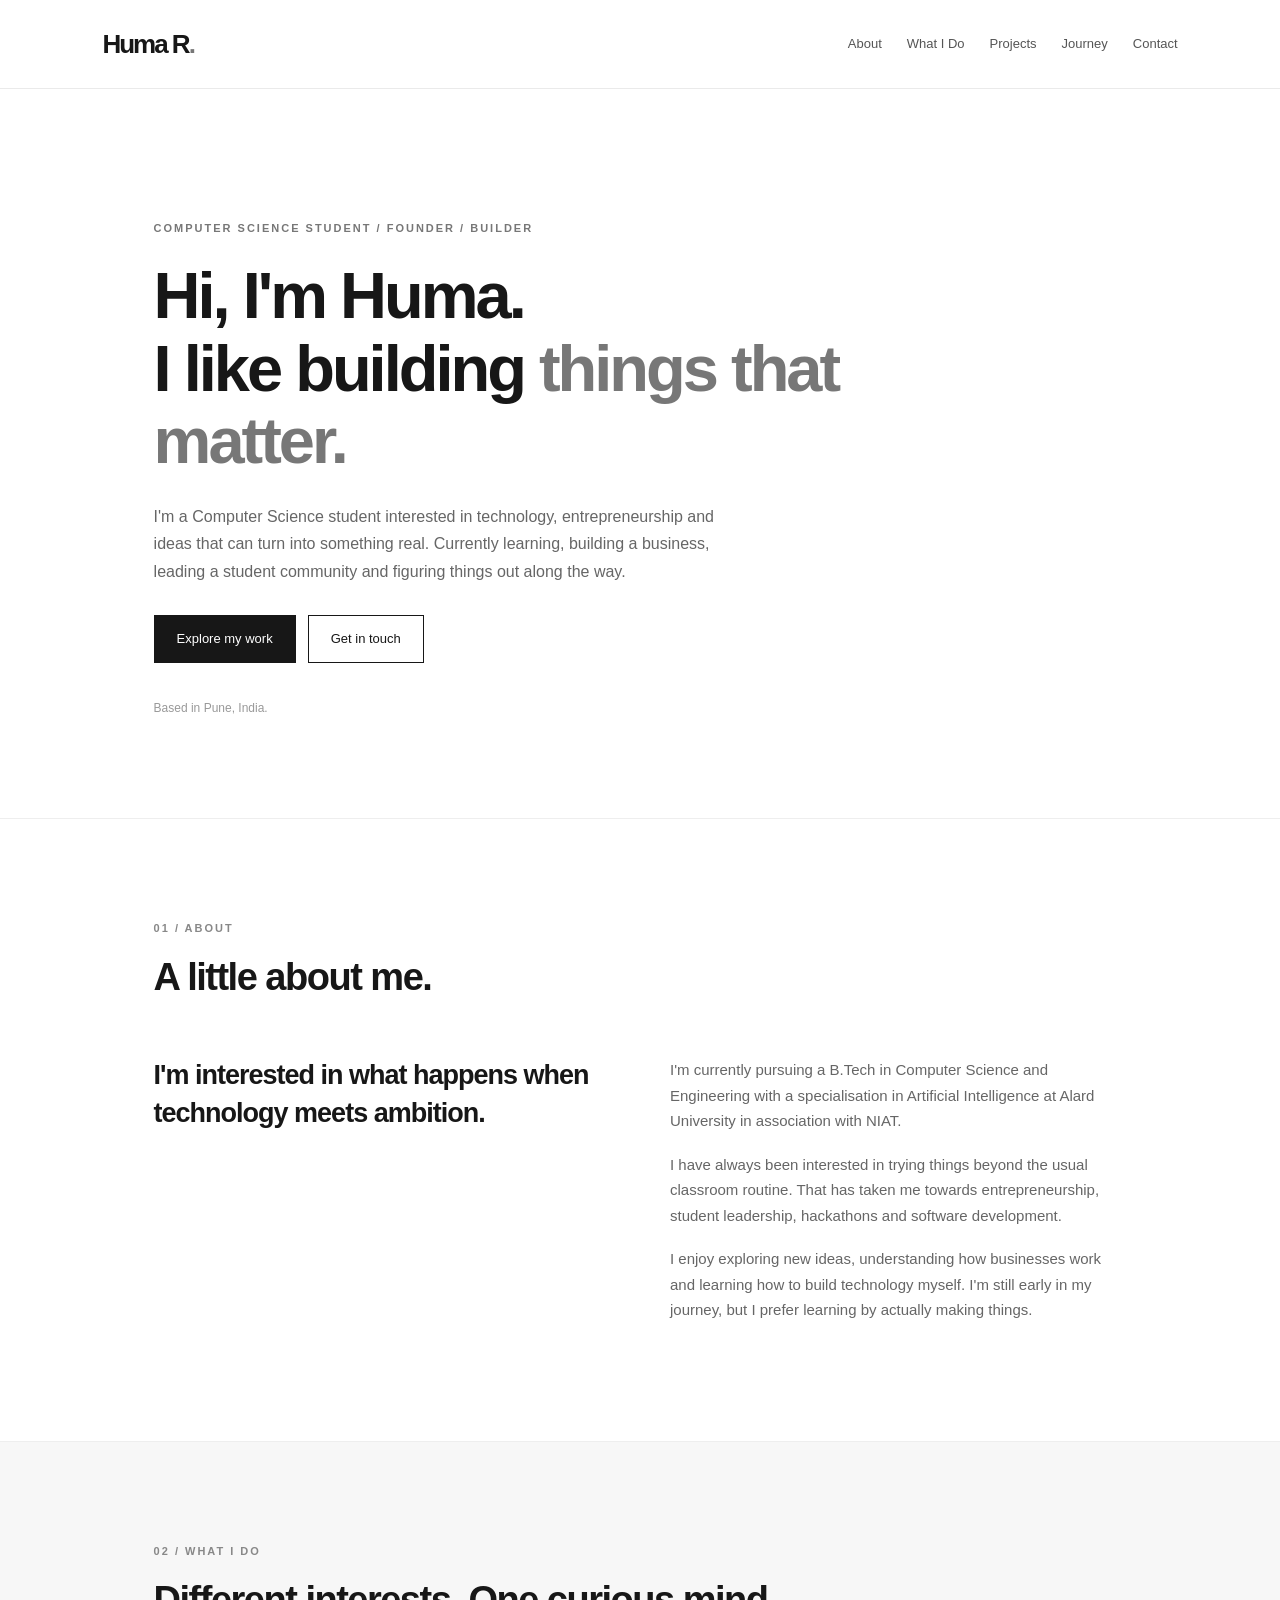
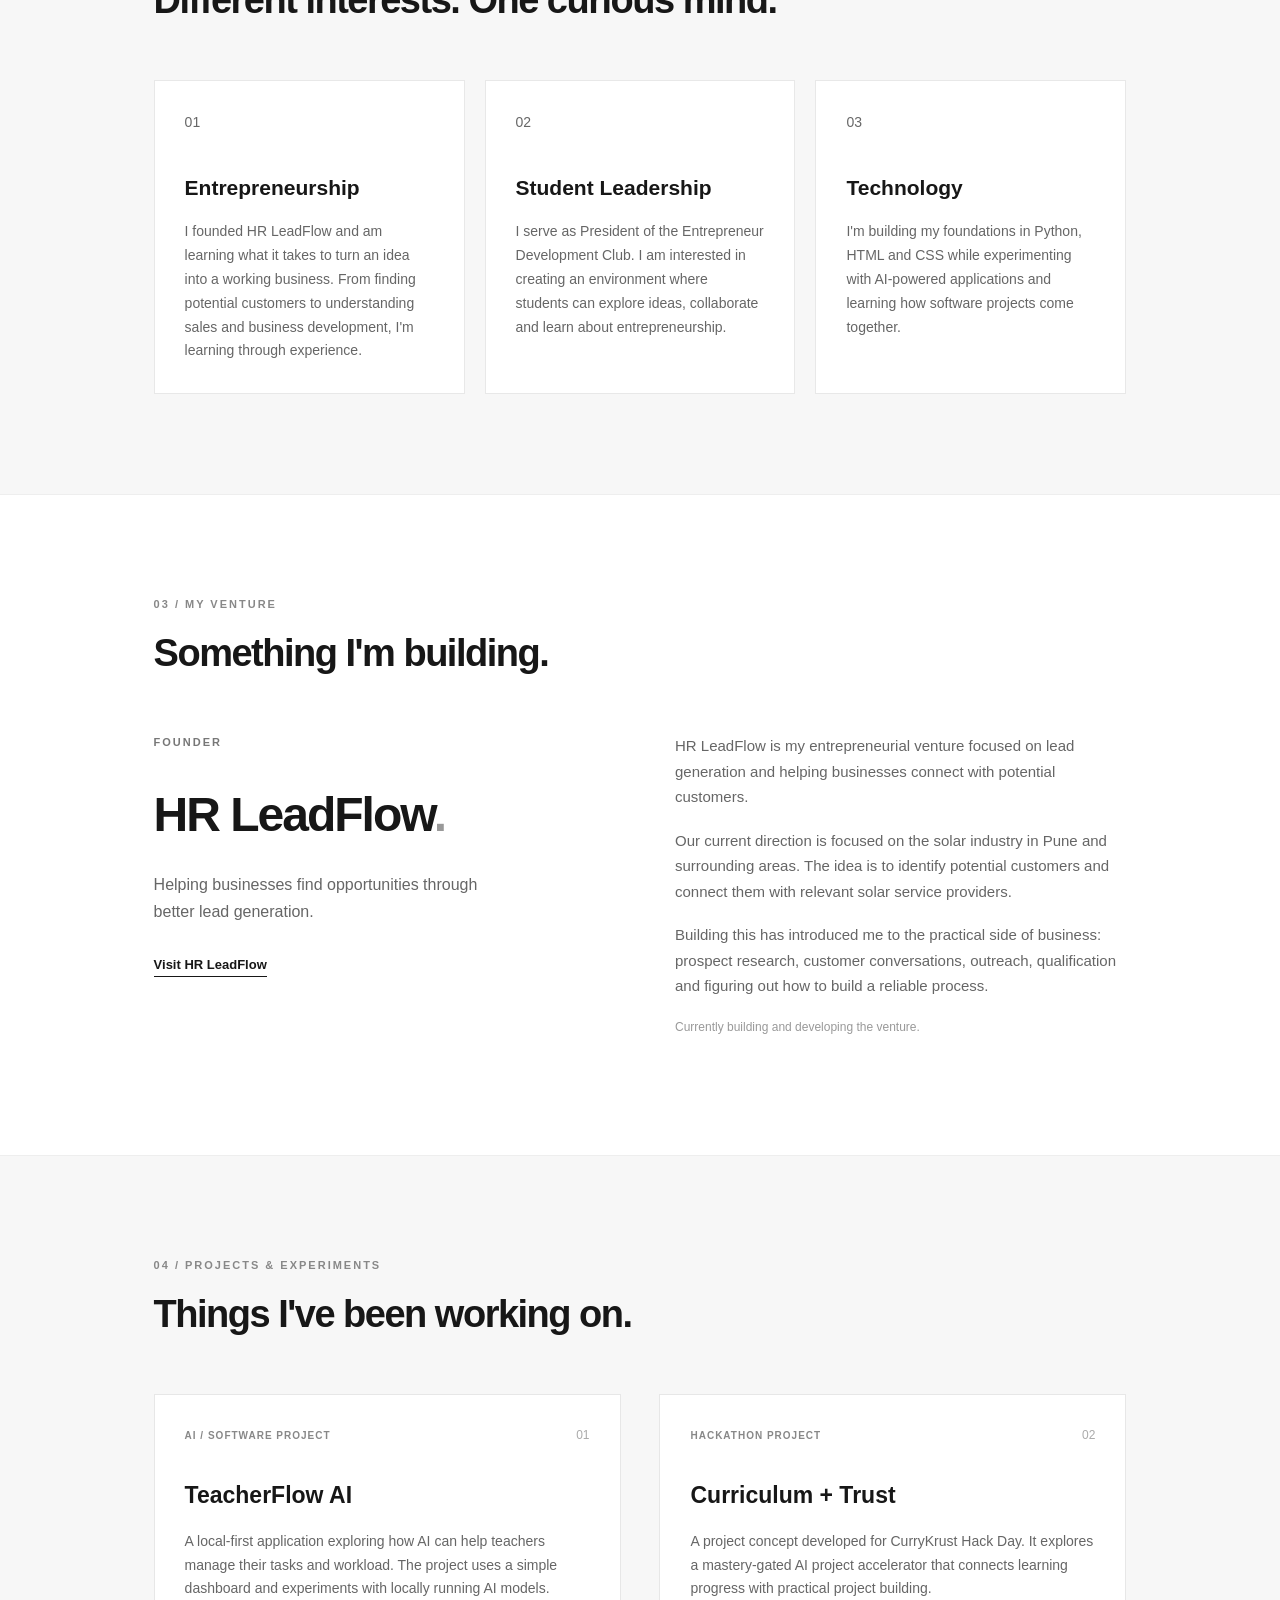
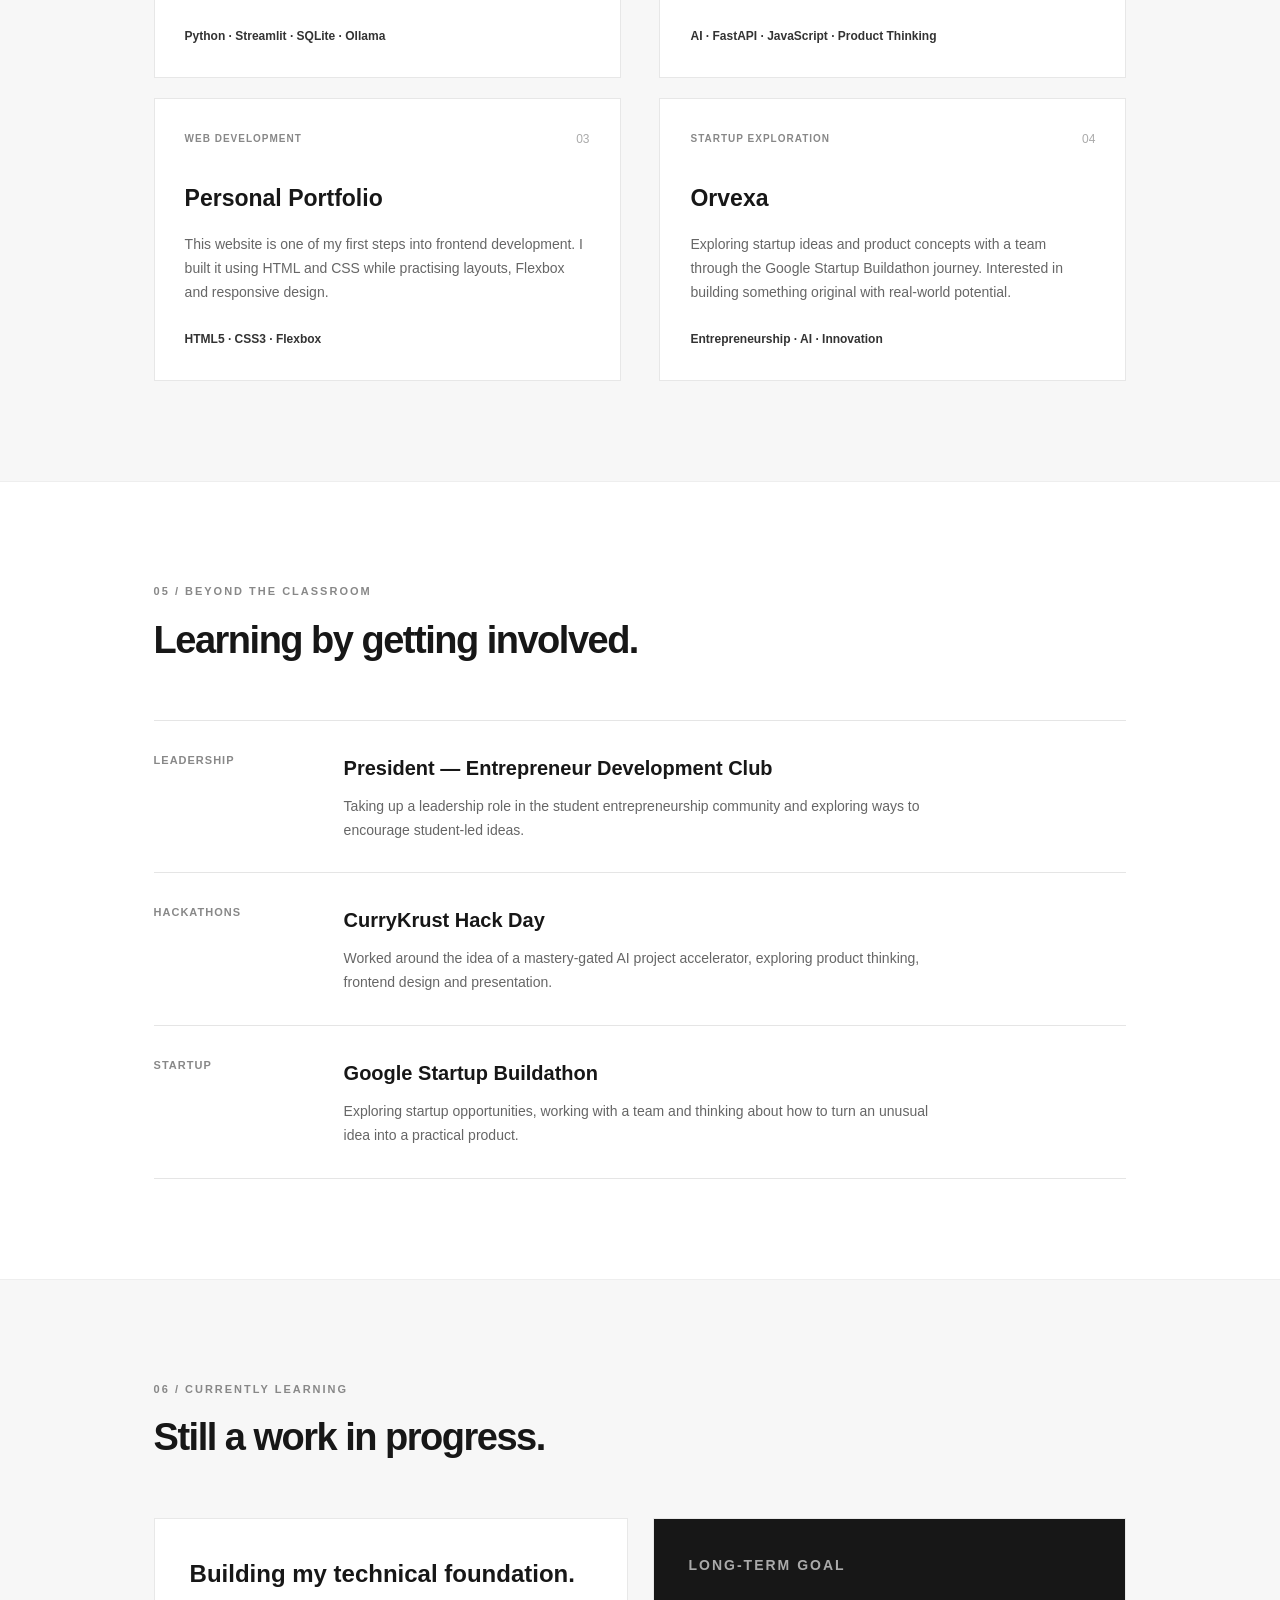
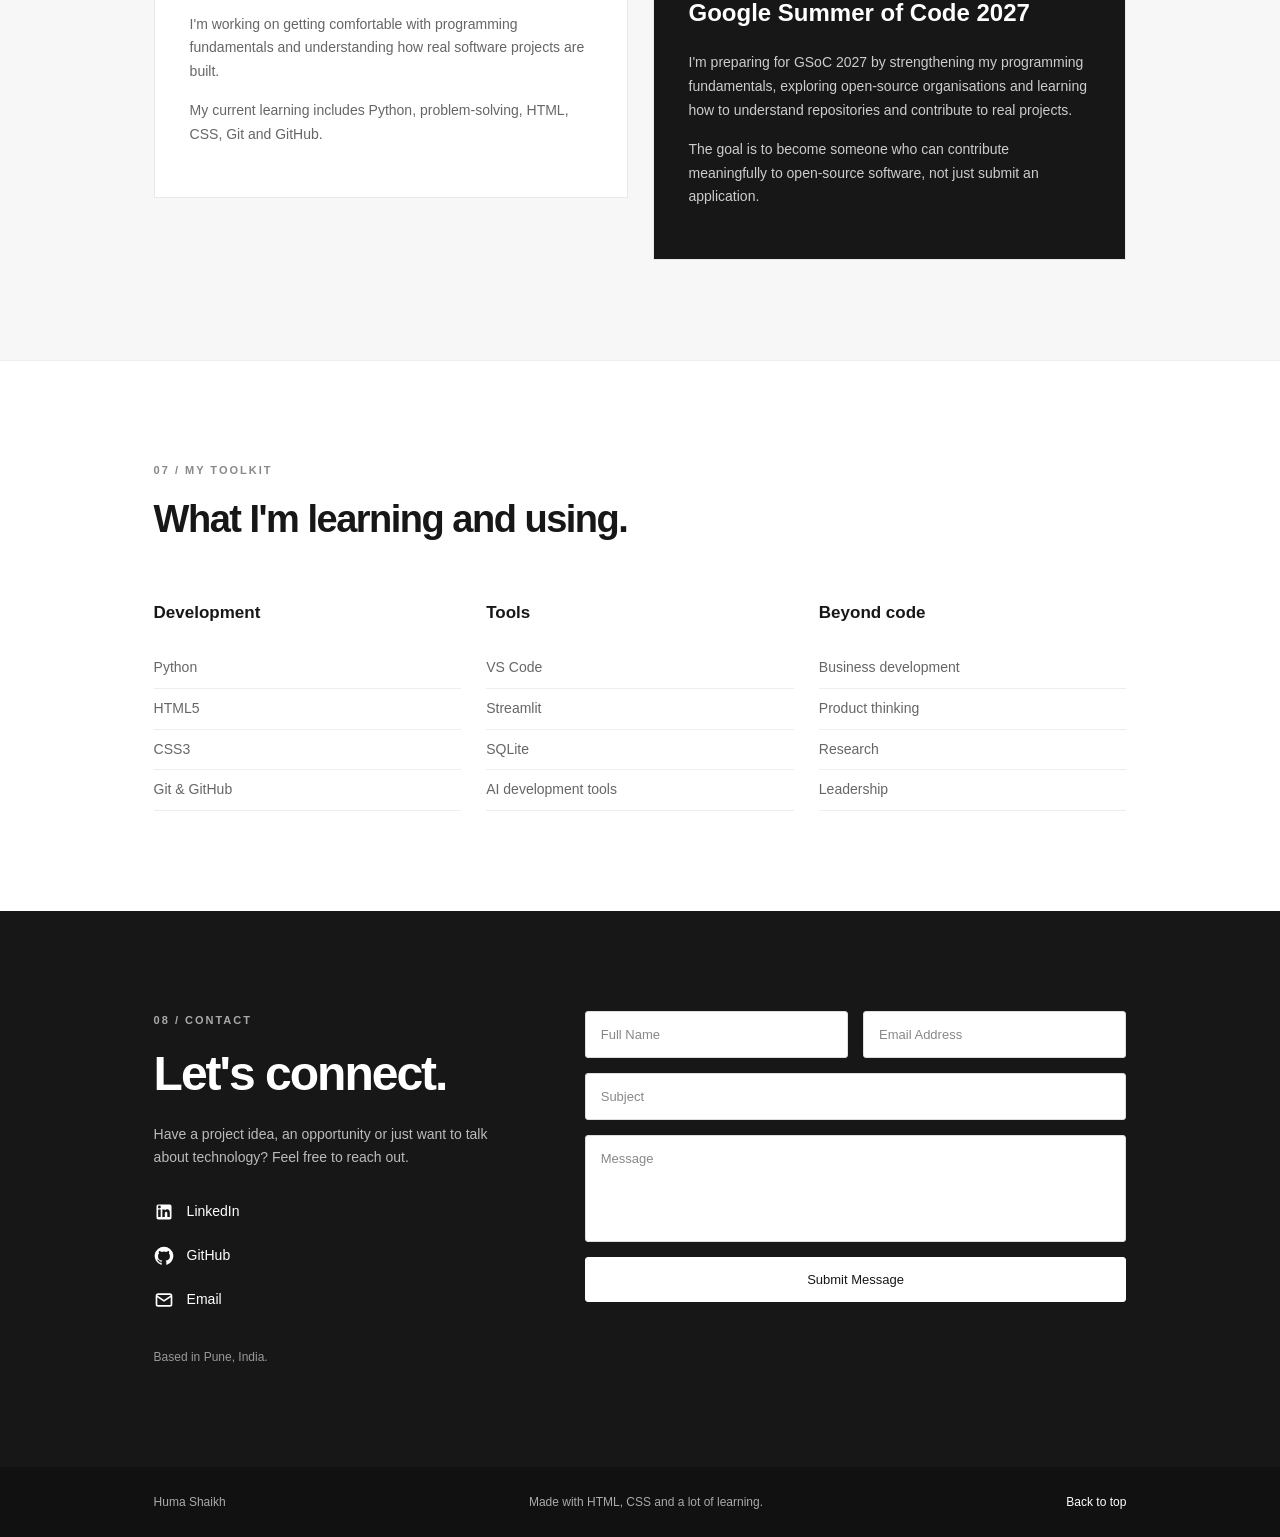
<file: index.html>
<!DOCTYPE html>
<html lang="en">

<head>
    <meta charset="UTF-8">
    <meta name="viewport" content="width=device-width, initial-scale=1.0">

    <title>Huma Shaikh | Personal Portfolio</title>

    <link rel="stylesheet" href="style.css">
</head>

<body>

    <header class="header">

        <a href="#home" class="logo">Huma R<span>.</span></a>

        <nav class="navigation">
            <a href="#about">About</a>
            <a href="#work">What I Do</a>
            <a href="#projects">Projects</a>
            <a href="#journey">Journey</a>
            <a href="#contact">Contact</a>
        </nav>

    </header>


    <main>


        <section id="home" class="hero">

            <p class="eyebrow">
                COMPUTER SCIENCE STUDENT / FOUNDER / BUILDER
            </p>

            <h1>
                Hi, I'm Huma.<br>
                I like building <span>things that matter.</span>
            </h1>

            <p class="hero-description">
                I'm a Computer Science student interested in technology,
                entrepreneurship and ideas that can turn into something real.
                Currently learning, building a business, leading a student
                community and figuring things out along the way.
            </p>

            <div class="hero-buttons">

                <a href="#projects" class="button button-dark">
                    Explore my work
                </a>

                <a href="#contact" class="button button-light">
                    Get in touch
                </a>

            </div>

            <p class="location-note">
                Based in Pune, India.
            </p>

        </section>

        <section id="about" class="section">

            <div class="section-top">

                <p class="section-number">01 / ABOUT</p>

                <h2>A little about me.</h2>

            </div>

            <div class="about-content">

                <div class="about-intro">

                    <h3>
                        I'm interested in what happens when
                        technology meets ambition.
                    </h3>

                </div>

                <div class="about-text">

                    <p>
                        I'm currently pursuing a B.Tech in Computer
                        Science and Engineering with a specialisation
                        in Artificial Intelligence at Alard University
                        in association with NIAT.
                    </p>

                    <p>
                        I have always been interested in trying things
                        beyond the usual classroom routine. That has
                        taken me towards entrepreneurship, student
                        leadership, hackathons and software development.
                    </p>

                    <p>
                        I enjoy exploring new ideas, understanding how
                        businesses work and learning how to build
                        technology myself. I'm still early in my
                        journey, but I prefer learning by actually
                        making things.
                    </p>

                </div>

            </div>

        </section>


        <section id="work" class="section work-section">

            <div class="section-top">

                <p class="section-number">02 / WHAT I DO</p>

                <h2>Different interests. One curious mind.</h2>

            </div>

            <div class="work-container">

                <article class="work-card">

                    <p class="card-number">01</p>

                    <h3>Entrepreneurship</h3>

                    <p>
                        I founded HR LeadFlow and am learning what it
                        takes to turn an idea into a working business.
                        From finding potential customers to understanding
                        sales and business development, I'm learning
                        through experience.
                    </p>

                </article>


                <article class="work-card">

                    <p class="card-number">02</p>

                    <h3>Student Leadership</h3>

                    <p>
                        I serve as President of the Entrepreneur
                        Development Club. I am interested in creating
                        an environment where students can explore
                        ideas, collaborate and learn about
                        entrepreneurship.
                    </p>

                </article>


                <article class="work-card">

                    <p class="card-number">03</p>

                    <h3>Technology</h3>

                    <p>
                        I'm building my foundations in Python,
                        HTML and CSS while experimenting with
                        AI-powered applications and learning
                        how software projects come together.
                    </p>

                </article>

            </div>

        </section>


        <section class="section venture-section">

            <div class="section-top">

                <p class="section-number">03 / MY VENTURE</p>

                <h2>Something I'm building.</h2>

            </div>

            <div class="venture-content">

                <div class="venture-heading">

                    <p class="eyebrow">FOUNDER</p>

                    <h3>HR LeadFlow<span>.</span></h3>

                    <p class="venture-tagline">
                        Helping businesses find opportunities
                        through better lead generation.
                    </p>

                    <a href="https://hrleadflow.com"
                       target="_blank"
                       rel="noopener noreferrer"
                       class="text-link">

                        Visit HR LeadFlow 

                    </a>

                </div>


                <div class="venture-description">

                    <p>
                        HR LeadFlow is my entrepreneurial venture
                        focused on lead generation and helping
                        businesses connect with potential customers.
                    </p>

                    <p>
                        Our current direction is focused on the
                        solar industry in Pune and surrounding
                        areas. The idea is to identify potential
                        customers and connect them with relevant
                        solar service providers.
                    </p>

                    <p>
                        Building this has introduced me to the
                        practical side of business: prospect research,
                        customer conversations, outreach, qualification
                        and figuring out how to build a reliable process.
                    </p>

                    <p class="small-note">
                        Currently building and developing the venture.
                    </p>

                </div>

            </div>

        </section>


        <section id="projects" class="section projects-section">

            <div class="section-top">

                <p class="section-number">04 / PROJECTS & EXPERIMENTS</p>

                <h2>Things I've been working on.</h2>

            </div>

            <div class="projects-container">

                <article class="project-card">

                    <div class="project-heading">

                        <p class="project-type">AI / SOFTWARE PROJECT</p>

                        <span>01</span>

                    </div>

                    <h3>TeacherFlow AI</h3>

                    <p>
                        A local-first application exploring how AI
                        can help teachers manage their tasks and
                        workload. The project uses a simple dashboard
                        and experiments with locally running AI models.
                    </p>

                    <p class="tech-stack">
                        Python · Streamlit · SQLite · Ollama
                    </p>

                </article>


                <article class="project-card">

                    <div class="project-heading">

                        <p class="project-type">HACKATHON PROJECT</p>

                        <span>02</span>

                    </div>

                    <h3>Curriculum + Trust</h3>

                    <p>
                        A project concept developed for CurryKrust
                        Hack Day. It explores a mastery-gated AI
                        project accelerator that connects learning
                        progress with practical project building.
                    </p>

                    <p class="tech-stack">
                        AI · FastAPI · JavaScript · Product Thinking
                    </p>

                </article>


                <article class="project-card">

                    <div class="project-heading">

                        <p class="project-type">WEB DEVELOPMENT</p>

                        <span>03</span>

                    </div>

                    <h3>Personal Portfolio</h3>

                    <p>
                        This website is one of my first steps into
                        frontend development. I built it using
                        HTML and CSS while practising layouts,
                        Flexbox and responsive design.
                    </p>

                    <p class="tech-stack">
                        HTML5 · CSS3 · Flexbox
                    </p>

                </article>


                <article class="project-card">

                    <div class="project-heading">

                        <p class="project-type">STARTUP EXPLORATION</p>

                        <span>04</span>

                    </div>

                    <h3>Orvexa</h3>

                    <p>
                        Exploring startup ideas and product concepts
                        with a team through the Google Startup
                        Buildathon journey. Interested in building
                        something original with real-world potential.
                    </p>

                    <p class="tech-stack">
                        Entrepreneurship · AI · Innovation
                    </p>

                </article>

            </div>

        </section>


        <section class="section experience-section">

            <div class="section-top">

                <p class="section-number">05 / BEYOND THE CLASSROOM</p>

                <h2>Learning by getting involved.</h2>

            </div>

            <div class="experience-list">

                <div class="experience-item">

                    <div class="experience-date">
                        LEADERSHIP
                    </div>

                    <div class="experience-detail">

                        <h3>President — Entrepreneur Development Club</h3>

                        <p>
                            Taking up a leadership role in the student
                            entrepreneurship community and exploring
                            ways to encourage student-led ideas.
                        </p>

                    </div>

                </div>


                <div class="experience-item">

                    <div class="experience-date">
                        HACKATHONS
                    </div>

                    <div class="experience-detail">

                        <h3>CurryKrust Hack Day</h3>

                        <p>
                            Worked around the idea of a mastery-gated
                            AI project accelerator, exploring product
                            thinking, frontend design and presentation.
                        </p>

                    </div>

                </div>


                <div class="experience-item">

                    <div class="experience-date">
                        STARTUP
                    </div>

                    <div class="experience-detail">

                        <h3>Google Startup Buildathon</h3>

                        <p>
                            Exploring startup opportunities, working
                            with a team and thinking about how to turn
                            an unusual idea into a practical product.
                        </p>

                    </div>

                </div>

            </div>

        </section>

        <section id="journey" class="section learning-section">

            <div class="section-top">

                <p class="section-number">06 / CURRENTLY LEARNING</p>

                <h2>Still a work in progress.</h2>

            </div>

            <div class="learning-content">

                <div class="learning-text">

                    <h3>Building my technical foundation.</h3>

                    <p>
                        I'm working on getting comfortable with
                        programming fundamentals and understanding
                        how real software projects are built.
                    </p>

                    <p>
                        My current learning includes Python,
                        problem-solving, HTML, CSS, Git and GitHub.
                    </p>

                </div>


                <div class="learning-text gsoc-card">

                    <p class="eyebrow">LONG-TERM GOAL</p>

                    <h3>Google Summer of Code 2027</h3>

                    <p>
                        I'm preparing for GSoC 2027 by strengthening
                        my programming fundamentals, exploring
                        open-source organisations and learning
                        how to understand repositories and contribute
                        to real projects.
                    </p>

                    <p>
                        The goal is to become someone who can
                        contribute meaningfully to open-source
                        software, not just submit an application.
                    </p>

                </div>

            </div>

        </section>


        <section class="section skills-section">

            <div class="section-top">

                <p class="section-number">07 / MY TOOLKIT</p>

                <h2>What I'm learning and using.</h2>

            </div>

            <div class="skills-container">

                <div class="skill-group">

                    <h3>Development</h3>

                    <p>Python</p>
                    <p>HTML5</p>
                    <p>CSS3</p>
                    <p>Git & GitHub</p>

                </div>


                <div class="skill-group">

                    <h3>Tools</h3>

                    <p>VS Code</p>
                    <p>Streamlit</p>
                    <p>SQLite</p>
                    <p>AI development tools</p>

                </div>


                <div class="skill-group">

                    <h3>Beyond code</h3>

                    <p>Business development</p>
                    <p>Product thinking</p>
                    <p>Research</p>
                    <p>Leadership</p>

                </div>

            </div>

        </section>


        <section id="contact" class="contact-section">

            <div class="contact-left">

                <p class="section-number">08 / CONTACT</p>

                <h2>Let's connect.</h2>

                <p class="contact-description">
                    Have a project idea, an opportunity or just want
                    to talk about technology? Feel free to reach out.
                </p>


                <div class="contact-links">



                    <a href="https://www.linkedin.com/in/huma-shaikh-65039b369/"
                       target="_blank"
                       rel="noopener noreferrer">

                        <svg viewBox="0 0 24 24"
                             width="20"
                             height="20"
                             fill="currentColor">

                            <path d="M19 3H5a2 2 0 0 0-2 2v14a2 2 0 0 0 2 2h14a2 2 0 0 0 2-2V5a2 2 0 0 0-2-2zM8 18H5V9h3zM6.5 7.7A1.7 1.7 0 1 1 6.5 4.3a1.7 1.7 0 0 1 0 3.4zM19 18h-3v-4.4c0-2.6-3-2.4-3 0V18h-3V9h3v1.4c1.4-2.6 6-2.8 6 2.5z"/>

                        </svg>

                        <span>LinkedIn</span>

                    </a>


                    <a href="https://github.com/Huma79093-glitch"
                       target="_blank"
                       rel="noopener noreferrer">

                        <svg viewBox="0 0 24 24"
                             width="20"
                             height="20"
                             fill="currentColor">

                            <path d="M12 .8a11.2 11.2 0 0 0-3.54 21.83c.56.1.76-.24.76-.54v-2.1c-3.1.67-3.76-1.32-3.76-1.32-.51-1.3-1.24-1.65-1.24-1.65-1.02-.7.08-.69.08-.69 1.12.08 1.71 1.15 1.71 1.15 1 .1.76 2.02 3.2 1.43.1-.73.4-1.22.69-1.5-2.48-.28-5.08-1.24-5.08-5.52 0-1.22.43-2.22 1.15-3-.12-.28-.5-1.42.11-2.96 0 0 .94-.3 3.08 1.15a10.7 10.7 0 0 1 5.6 0c2.14-1.45 3.08-1.15 3.08-1.15.61 1.54.23 2.68.11 2.96.72.78 1.15 1.78 1.15 3 0 4.29-2.6 5.24-5.09 5.51.4.34.75 1 .75 2.02v2.67c0 .3.2.65.77.54A11.2 11.2 0 0 0 12 .8z"/>

                        </svg>

                        <span>GitHub</span>

                    </a>

                    <a href="mailto:huma79093@gmail.com">

                        <svg viewBox="0 0 24 24"
                             width="20"
                             height="20"
                             fill="none"
                             stroke="currentColor"
                             stroke-width="2">

                            <rect x="3" y="5" width="18" height="14" rx="2"/>

                            <path d="m3 7 9 6 9-6"/>

                        </svg>

                        <span>Email</span>

                    </a>

                </div>


                <p class="location-note">
                    Based in Pune, India.
                </p>

            </div>

            <div class="contact-right">

                <form class="contact-form">

                    <div class="form-row">

                        <input
                            type="text"
                            placeholder="Full Name"
                            readonly
                            tabindex="-1"
                            aria-label="Full Name">

                        <input
                            type="email"
                            placeholder="Email Address"
                            readonly
                            tabindex="-1"
                            aria-label="Email Address">

                    </div>


                    <input
                        type="text"
                        placeholder="Subject"
                        readonly
                        tabindex="-1"
                        aria-label="Subject">


                    <textarea
                        rows="5"
                        placeholder="Message"
                        readonly
                        tabindex="-1"
                        aria-label="Message"></textarea>


                    <button type="button">
                        Submit Message
                    </button>

                </form>

            </div>

        </section>

    </main>

    <footer class="footer">

        <p>Huma Shaikh</p>

        <p>Made with HTML, CSS and a lot of learning.</p>

        <a href="#home">Back to top</a>

    </footer>


</body>

</html>
</file>
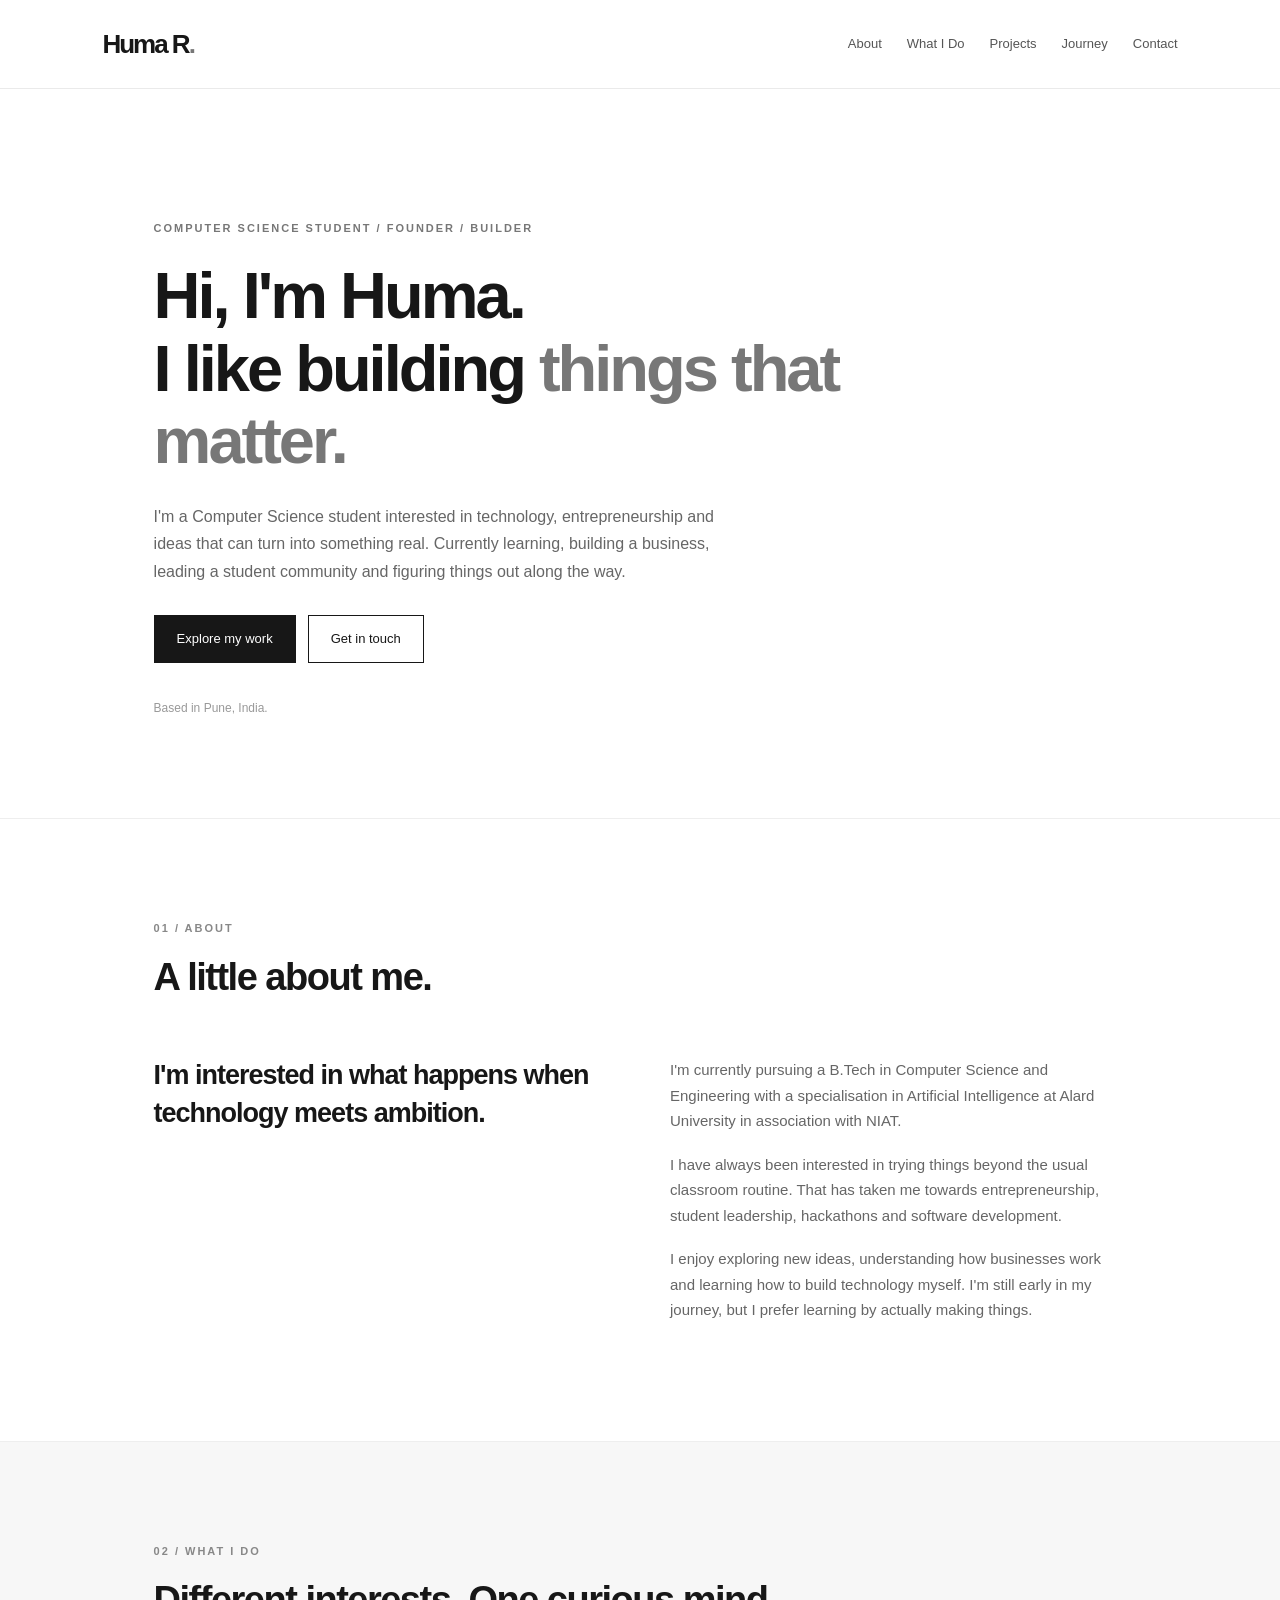
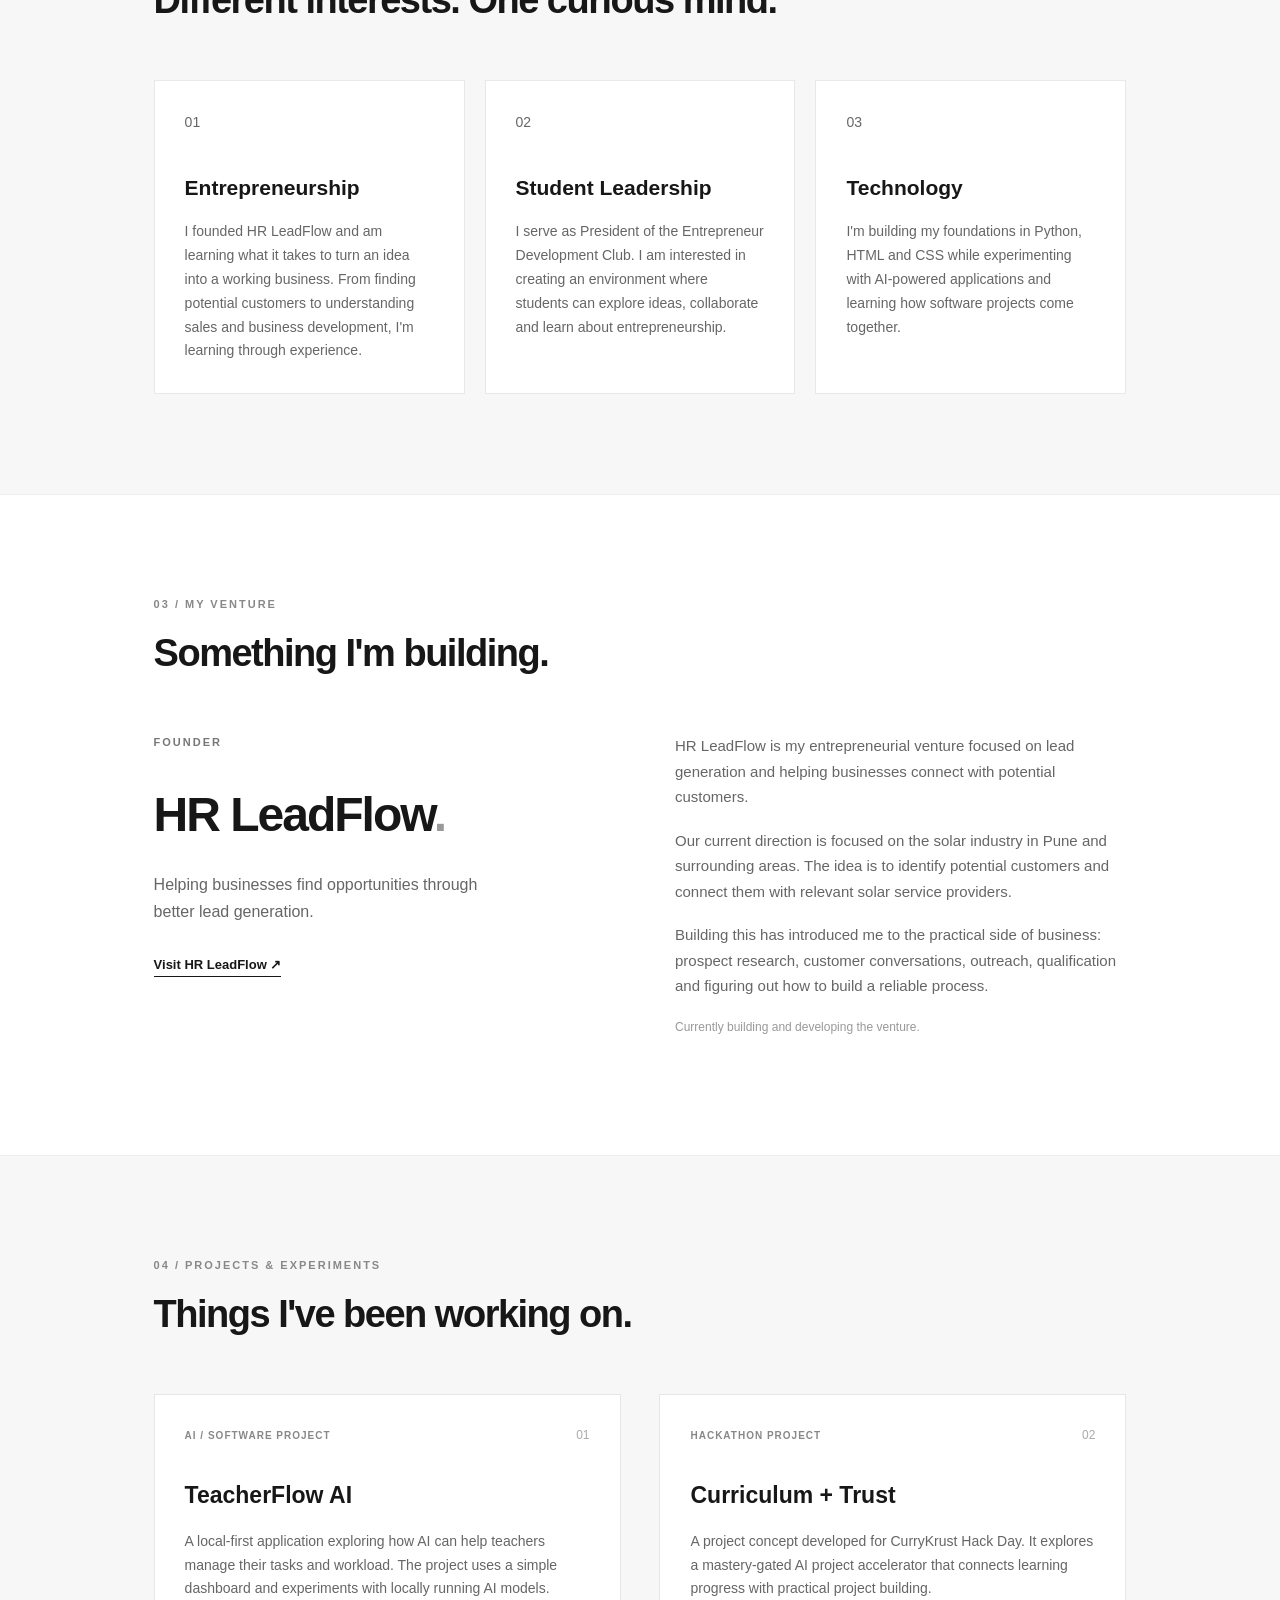
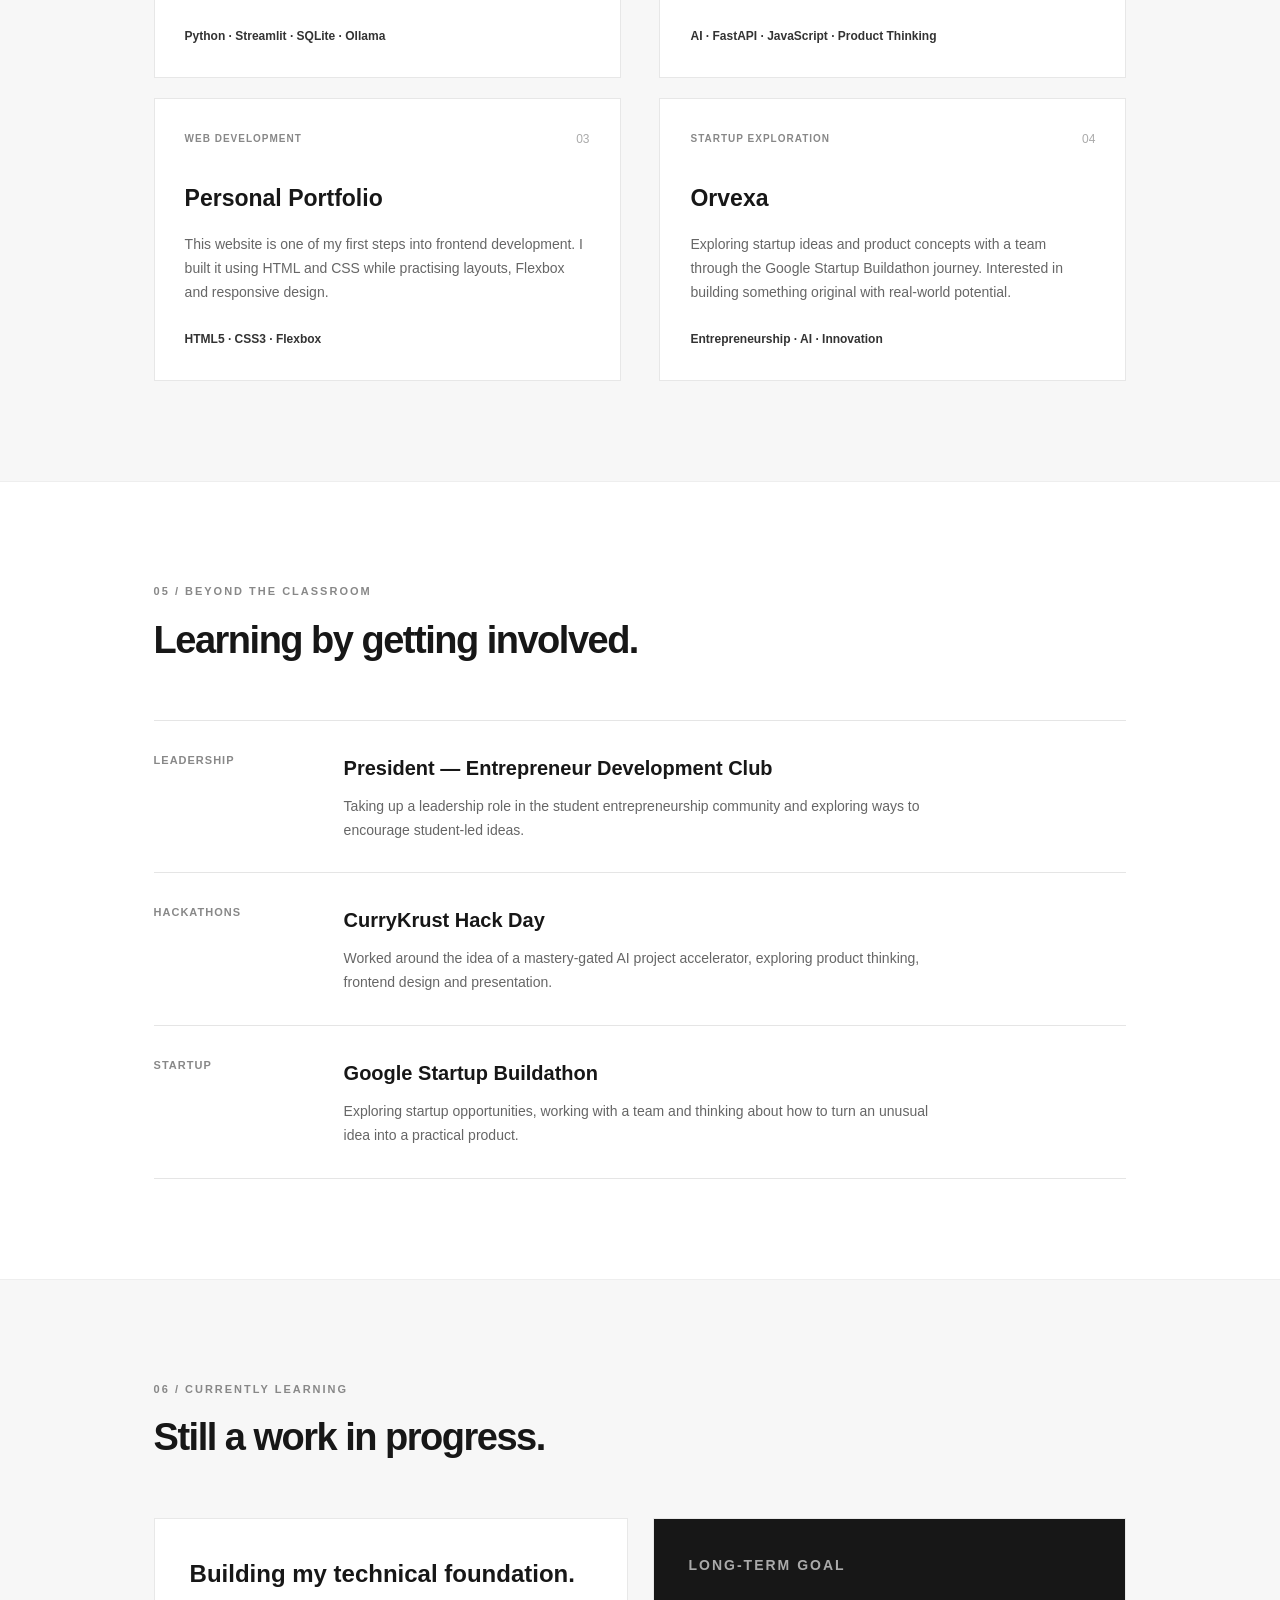
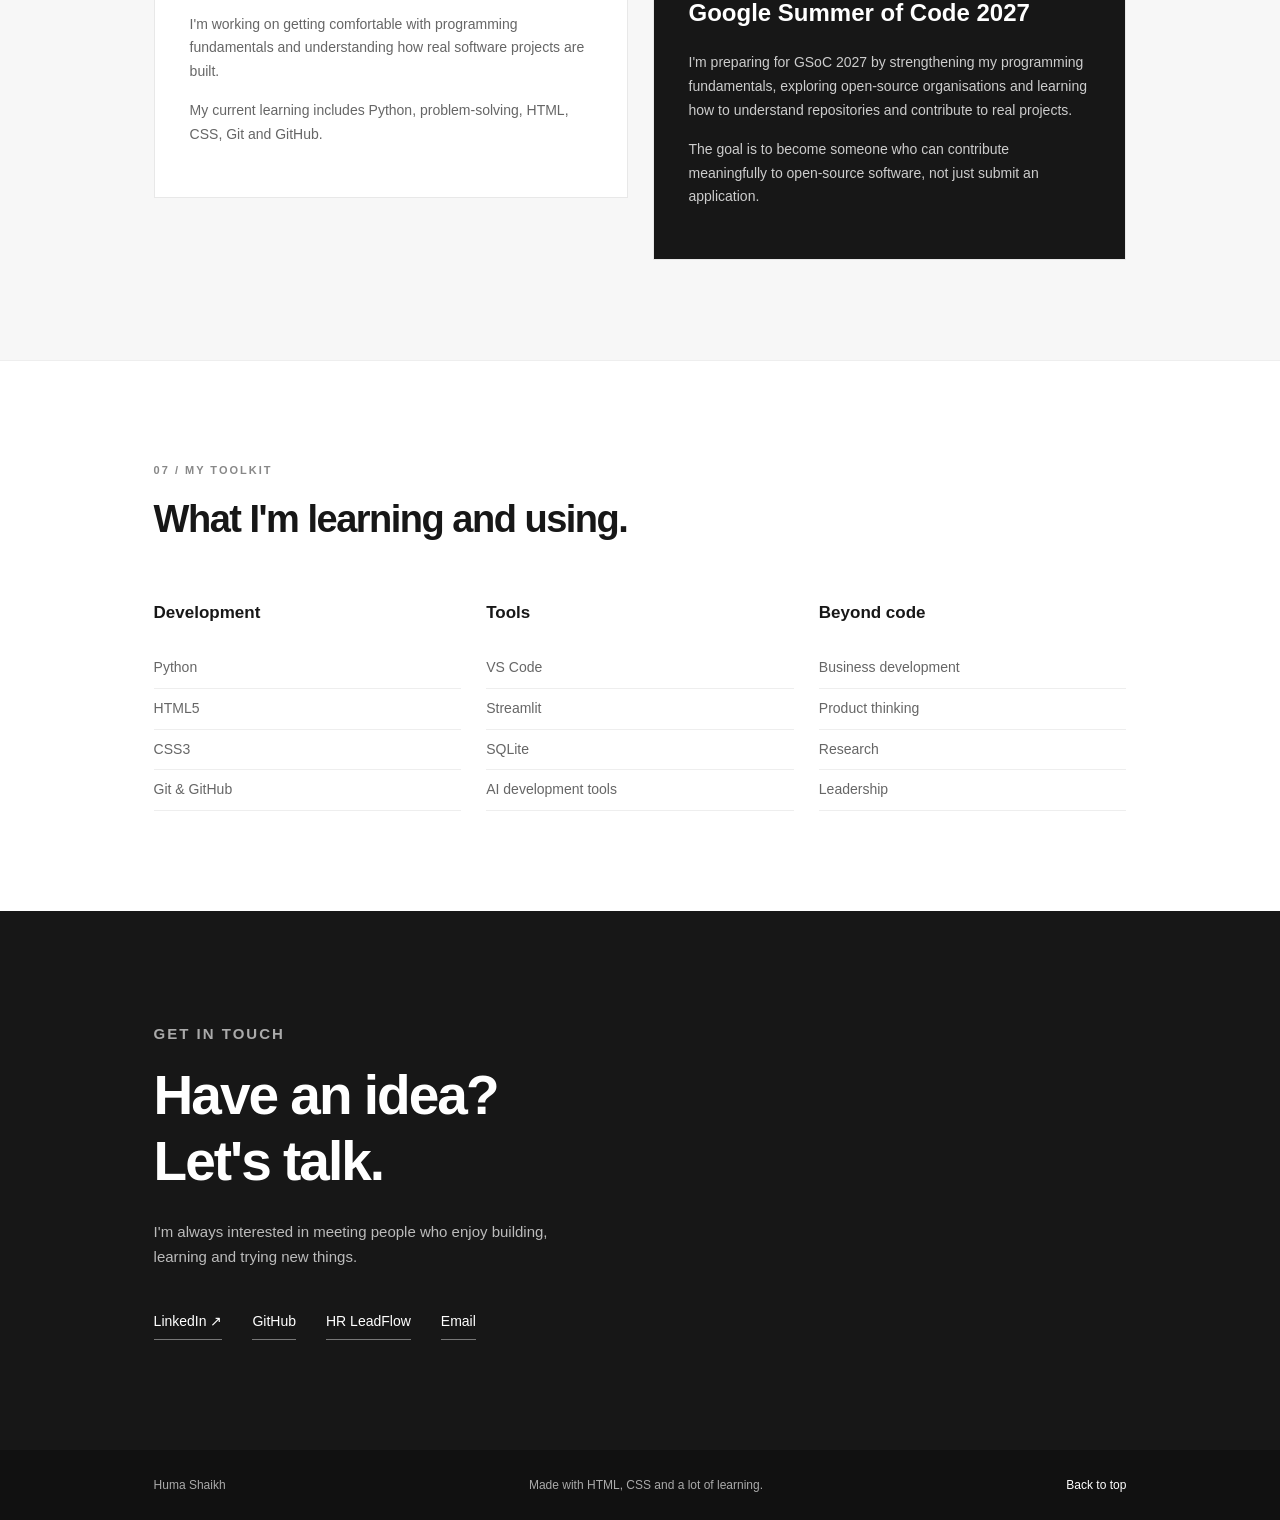
<file: huma.html>
<!DOCTYPE html>
<html lang="en">
<head>
    <title>Huma Shaikh | Personal Portfolio</title>
    <link rel="stylesheet" href="layout.css">
</head>
<body>
    <header class="header">
        <a href="#home" class="logo">Huma R<span>.</span></a>
        <nav class="navigation">
            <a href="#about">About</a>
            <a href="#work">What I Do</a>
            <a href="#projects">Projects</a>
            <a href="#journey">Journey</a>
            <a href="#contact">Contact</a>
        </nav>
    </header>

    <main>

        <section id="home" class="hero">
            <p class="eyebrow">COMPUTER SCIENCE STUDENT / FOUNDER / BUILDER</p>
            <h1>
                Hi, I'm Huma.<br>
                I like building <span>things that matter.</span>
            </h1>
            <p class="hero-description">
                I'm a Computer Science student interested in technology,
                entrepreneurship and ideas that can turn into something real.
                Currently learning, building a business, leading a student
                community and figuring things out along the way.
            </p>
            <div class="hero-buttons">
                <a href="#projects" class="button button-dark">
                    Explore my work
                </a>
                <a href="#contact" class="button button-light">
                    Get in touch
                </a>
            </div>
            <p class="location-note">
                Based in Pune, India.
            </p>
        </section>

        <section id="about" class="section">
            <div class="section-top">
                <p class="section-number">01 / ABOUT</p>
                <h2>A little about me.</h2>
            </div>
            <div class="about-content">
                <div class="about-intro">
                    <h3>
                        I'm interested in what happens when
                        technology meets ambition.
                    </h3>
                </div>
                <div class="about-text">
                    <p>
                        I'm currently pursuing a B.Tech in Computer
                        Science and Engineering with a specialisation
                        in Artificial Intelligence at Alard University
                        in association with NIAT.
                    </p>
                    <p>
                        I have always been interested in trying things
                        beyond the usual classroom routine. That has
                        taken me towards entrepreneurship, student
                        leadership, hackathons and software development.
                    </p>
                    <p>
                        I enjoy exploring new ideas, understanding how
                        businesses work and learning how to build
                        technology myself. I'm still early in my
                        journey, but I prefer learning by actually
                        making things.
                    </p>
                </div>
            </div>
        </section>

        <section id="work" class="section work-section">
            <div class="section-top">
                <p class="section-number">02 / WHAT I DO</p>
                <h2>Different interests. One curious mind.</h2>
            </div>
            <div class="work-container">
                <article class="work-card">
                    <p class="card-number">01</p>
                    <h3>Entrepreneurship</h3>
                    <p>
                        I founded HR LeadFlow and am learning what it
                        takes to turn an idea into a working business.
                        From finding potential customers to understanding
                        sales and business development, I'm learning
                        through experience.
                    </p>
                </article>

                <article class="work-card">
                    <p class="card-number">02</p>
                    <h3>Student Leadership</h3>
                    <p>
                        I serve as President of the Entrepreneur
                        Development Club. I am interested in creating
                        an environment where students can explore
                        ideas, collaborate and learn about
                        entrepreneurship.
                    </p>
                </article>

                <article class="work-card">
                    <p class="card-number">03</p>
                    <h3>Technology</h3>
                    <p>
                        I'm building my foundations in Python,
                        HTML and CSS while experimenting with
                        AI-powered applications and learning
                        how software projects come together.
                    </p>
                </article>
            </div>
        </section>

        <section class="section venture-section">
            <div class="section-top">
                <p class="section-number">03 / MY VENTURE</p>
                <h2>Something I'm building.</h2>
            </div>
            <div class="venture-content">
                <div class="venture-heading">
                    <p class="eyebrow">FOUNDER</p>
                    <h3>HR LeadFlow<span>.</span></h3>
                    <p class="venture-tagline">
                        Helping businesses find opportunities
                        through better lead generation.
                    </p>
                    <a href="https://hrleadflow.com" target="_blank" rel="noopener noreferrer" class="text-link">
                        Visit HR LeadFlow ↗
                    </a>
                </div>

                <div class="venture-description">
                    <p>
                        HR LeadFlow is my entrepreneurial venture
                        focused on lead generation and helping
                        businesses connect with potential customers.
                    </p>
                    <p>
                        Our current direction is focused on the
                        solar industry in Pune and surrounding
                        areas. The idea is to identify potential
                        customers and connect them with relevant
                        solar service providers.
                    </p>
                    <p>
                        Building this has introduced me to the
                        practical side of business: prospect research,
                        customer conversations, outreach, qualification
                        and figuring out how to build a reliable process.
                    </p>
                    <p class="small-note">
                        Currently building and developing the venture.
                    </p>
                </div>
            </div>
        </section>

        <section id="projects" class="section projects-section">
            <div class="section-top">
                <p class="section-number">04 / PROJECTS & EXPERIMENTS</p>
                <h2>Things I've been working on.</h2>
            </div>
            <div class="projects-container">
                <article class="project-card">
                    <div class="project-heading">
                        <p class="project-type">AI / SOFTWARE PROJECT</p>
                        <span>01</span>
                    </div>
                    <h3>TeacherFlow AI</h3>
                    <p>
                        A local-first application exploring how AI
                        can help teachers manage their tasks and
                        workload. The project uses a simple dashboard
                        and experiments with locally running AI models.
                    </p>
                    <p class="tech-stack">
                        Python · Streamlit · SQLite · Ollama
                    </p>
                </article>

                <article class="project-card">
                    <div class="project-heading">
                        <p class="project-type">HACKATHON PROJECT</p>
                        <span>02</span>
                    </div>
                    <h3>Curriculum + Trust</h3>
                    <p>
                        A project concept developed for CurryKrust
                        Hack Day. It explores a mastery-gated AI
                        project accelerator that connects learning
                        progress with practical project building.
                    </p>
                    <p class="tech-stack">
                        AI · FastAPI · JavaScript · Product Thinking
                    </p>
                </article>

                <article class="project-card">
                    <div class="project-heading">
                        <p class="project-type">WEB DEVELOPMENT</p>
                        <span>03</span>
                    </div>
                    <h3>Personal Portfolio</h3>
                    <p>
                        This website is one of my first steps into
                        frontend development. I built it using
                        HTML and CSS while practising layouts,
                        Flexbox and responsive design.
                    </p>
                    <p class="tech-stack">
                        HTML5 · CSS3 · Flexbox
                    </p>
                </article>

                <article class="project-card">
                    <div class="project-heading">
                        <p class="project-type">STARTUP EXPLORATION</p>
                        <span>04</span>
                    </div>
                    <h3>Orvexa</h3>
                    <p>
                        Exploring startup ideas and product concepts
                        with a team through the Google Startup
                        Buildathon journey. Interested in building
                        something original with real-world potential.
                    </p>
                    <p class="tech-stack">
                        Entrepreneurship · AI · Innovation
                    </p>
                </article>
            </div>
        </section>

        <section class="section experience-section">
            <div class="section-top">
                <p class="section-number">05 / BEYOND THE CLASSROOM</p>
                <h2>Learning by getting involved.</h2>
            </div>
            <div class="experience-list">
                <div class="experience-item">
                    <div class="experience-date">
                        LEADERSHIP
                    </div>
                    <div class="experience-detail">
                        <h3>President — Entrepreneur Development Club</h3>
                        <p>
                            Taking up a leadership role in the student
                            entrepreneurship community and exploring
                            ways to encourage student-led ideas.
                        </p>
                    </div>
                </div>

                <div class="experience-item">
                    <div class="experience-date">
                        HACKATHONS
                    </div>
                    <div class="experience-detail">
                        <h3>CurryKrust Hack Day</h3>
                        <p>
                            Worked around the idea of a mastery-gated
                            AI project accelerator, exploring product
                            thinking, frontend design and presentation.
                        </p>
                    </div>
                </div>

                <div class="experience-item">
                    <div class="experience-date">
                        STARTUP
                    </div>
                    <div class="experience-detail">
                        <h3>Google Startup Buildathon</h3>
                        <p>
                            Exploring startup opportunities, working
                            with a team and thinking about how to turn
                            an unusual idea into a practical product.
                        </p>
                    </div>
                </div>
            </div>
        </section>

        <section id="journey" class="section learning-section">
            <div class="section-top">
                <p class="section-number">06 / CURRENTLY LEARNING</p>
                <h2>Still a work in progress.</h2>
            </div>
            <div class="learning-content">
                <div class="learning-text">
                    <h3>Building my technical foundation.</h3>
                    <p>
                        I'm working on getting comfortable with
                        programming fundamentals and understanding
                        how real software projects are built.
                    </p>
                    <p>
                        My current learning includes Python,
                        problem-solving, HTML, CSS, Git and GitHub.
                    </p>
                </div>

                <div class="learning-text gsoc-card">
                    <p class="eyebrow">LONG-TERM GOAL</p>
                    <h3>Google Summer of Code 2027</h3>
                    <p>
                        I'm preparing for GSoC 2027 by strengthening
                        my programming fundamentals, exploring
                        open-source organisations and learning
                        how to understand repositories and contribute
                        to real projects.
                    </p>
                    <p>
                        The goal is to become someone who can
                        contribute meaningfully to open-source
                        software, not just submit an application.
                    </p>
                </div>
            </div>
        </section>

        <section class="section skills-section">
            <div class="section-top">
                <p class="section-number">07 / MY TOOLKIT</p>
                <h2>What I'm learning and using.</h2>
            </div>
            <div class="skills-container">
                <div class="skill-group">
                    <h3>Development</h3>
                    <p>Python</p>
                    <p>HTML5</p>
                    <p>CSS3</p>
                    <p>Git & GitHub</p>
                </div>
                <div class="skill-group">
                    <h3>Tools</h3>
                    <p>VS Code</p>
                    <p>Streamlit</p>
                    <p>SQLite</p>
                    <p>AI development tools</p>
                </div>
                <div class="skill-group">
                    <h3>Beyond code</h3>
                    <p>Business development</p>
                    <p>Product thinking</p>
                    <p>Research</p>
                    <p>Leadership</p>
                </div>
            </div>
        </section>

        <section id="contact" class="contact-section">
            <p class="section-number">GET IN TOUCH</p>
            <h2>
                Have an idea?<br>
                Let's talk.
            </h2>
            <p>
                I'm always interested in meeting people who
                enjoy building, learning and trying new things.
            </p>
            <div class="contact-links">
                <a href="https://www.linkedin.com/in/huma-shaikh-65039b369/" target="_blank" >
                    LinkedIn ↗
                </a>
                <a href="https://github.com/Huma79093-glitch" target="_blank" >
                    GitHub 
                </a>
                <a href="https://hrleadflow.com" target="_blank" >
                    HR LeadFlow 
                </a>
                <a href="mailto:huma79093@gmail.com">
                    Email 
                </a>
            </div>
        </section>

    </main>

    <footer class="footer">
        <p>Huma Shaikh</p>
        <p>Made with HTML, CSS and a lot of learning.</p>
        <a href="#home">Back to top </a>
    </footer>

</body>
</html>
</file>
<file: style.css>
* {
    margin: 0;
    padding: 0;
    box-sizing: border-box;
}

body {
    background-color: #ffffff;
    color: #171717;
    font-family: Arial, Helvetica, sans-serif;
    line-height: 1.7;
    overflow-x: hidden;
}

.header {
    width: 100%;
    padding: 22px 8%;
    display: flex;
    justify-content: space-between;
    align-items: center;
    border-bottom: 1px solid #eaeaea;
    background-color: #ffffff;
}

.logo {
    color: #171717;
    font-size: 26px;
    font-weight: bold;
    text-decoration: none;
    letter-spacing: -2px;
}

.logo span {
    color: #777777;
}

.navigation {
    display: flex;
    align-items: center;
    flex-wrap: wrap;
}

.navigation a {
    color: #555555;
    text-decoration: none;
    font-size: 13px;
    margin-left: 25px;
}

.navigation a:hover {
    color: #000000;
}


.hero {
    min-height: 620px;
    padding: 130px 12% 100px;
    display: flex;
    flex-direction: column;
    justify-content: center;
    align-items: flex-start;
}

.eyebrow {
    color: #777777;
    font-size: 11px;
    font-weight: bold;
    letter-spacing: 2px;
    margin-bottom: 22px;
}

.hero h1 {
    font-size: 65px;
    line-height: 1.12;
    letter-spacing: -3px;
    max-width: 850px;
    margin-bottom: 25px;
}

.hero h1 span {
    color: #777777;
}

.hero-description {
    color: #666666;
    max-width: 580px;
    font-size: 16px;
    margin-bottom: 30px;
}

.hero-buttons {
    display: flex;
    flex-wrap: wrap;
    align-items: center;
    gap: 12px;
}

.button {
    display: inline-block;
    padding: 12px 22px;
    text-decoration: none;
    font-size: 13px;
    border: 1px solid #171717;
}

.button-dark {
    background-color: #171717;
    color: #ffffff;
}

.button-light {
    background-color: #ffffff;
    color: #171717;
}

.button:hover {
    background-color: #555555;
    color: #ffffff;
}

.location-note {
    color: #999999;
    font-size: 12px;
    margin-top: 35px;
}


.section {
    padding: 100px 12%;
    border-top: 1px solid #eeeeee;
}

.section-top {
    margin-bottom: 55px;
}

.section-number {
    color: #888888;
    font-size: 11px;
    font-weight: bold;
    letter-spacing: 2px;
    margin-bottom: 15px;
}

.section-top h2 {
    font-size: 38px;
    letter-spacing: -1.5px;
    line-height: 1.3;
}



.about-content {
    display: flex;
    justify-content: space-between;
    align-items: flex-start;
    gap: 60px;
}

.about-intro {
    flex: 1;
}

.about-intro h3 {
    font-size: 27px;
    line-height: 1.4;
    letter-spacing: -1px;
}

.about-text {
    flex: 1;
}

.about-text p {
    color: #666666;
    font-size: 15px;
    margin-bottom: 18px;
}

.work-section {
    background-color: #f7f7f7;
}

.work-container {
    display: flex;
    justify-content: space-between;
    align-items: stretch;
    flex-wrap: wrap;
    gap: 20px;
}

.work-card {
    background-color: #ffffff;
    border: 1px solid #e8e8e8;
    padding: 30px;
    flex: 1;
    min-width: 220px;
}

.card-number {
    color: #999999;
    font-size: 12px;
    margin-bottom: 35px;
}

.work-card h3 {
    font-size: 21px;
    margin-bottom: 15px;
}

.work-card p {
    color: #666666;
    font-size: 14px;
}


.venture-content {
    display: flex;
    justify-content: space-between;
    align-items: flex-start;
    gap: 70px;
}

.venture-heading {
    flex: 1;
}

.venture-heading h3 {
    font-size: 48px;
    letter-spacing: -2px;
    margin-bottom: 15px;
}

.venture-heading h3 span {
    color: #999999;
}

.venture-tagline {
    color: #666666;
    font-size: 16px;
    margin-bottom: 25px;
    max-width: 330px;
}

.text-link {
    color: #171717;
    font-size: 13px;
    font-weight: bold;
    text-decoration: none;
    border-bottom: 1px solid #171717;
    padding-bottom: 4px;
}

.venture-description {
    flex: 1;
}

.venture-description p {
    color: #666666;
    font-size: 15px;
    margin-bottom: 18px;
}

.venture-description .small-note {
    color: #999999;
    font-size: 12px;
}

.projects-section {
    background-color: #f7f7f7;
}

.projects-container {
    display: flex;
    justify-content: space-between;
    flex-wrap: wrap;
    gap: 20px;
}

.project-card {
    width: 48%;
    background-color: #ffffff;
    border: 1px solid #e7e7e7;
    padding: 30px;
}

.project-heading {
    display: flex;
    justify-content: space-between;
    align-items: center;
    margin-bottom: 30px;
}

.project-type {
    color: #888888;
    font-size: 10px;
    font-weight: bold;
    letter-spacing: 1px;
}

.project-heading span {
    color: #aaaaaa;
    font-size: 12px;
}

.project-card h3 {
    font-size: 23px;
    margin-bottom: 15px;
}

.project-card > p {
    color: #666666;
    font-size: 14px;
}

.project-card .tech-stack {
    color: #333333;
    font-size: 12px;
    margin-top: 25px;
    font-weight: bold;
}



.experience-list {
    border-top: 1px solid #e5e5e5;
}

.experience-item {
    display: flex;
    justify-content: space-between;
    align-items: flex-start;
    gap: 40px;
    padding: 30px 0;
    border-bottom: 1px solid #e5e5e5;
}

.experience-date {
    color: #888888;
    font-size: 11px;
    font-weight: bold;
    letter-spacing: 1px;
    width: 150px;
    flex-shrink: 0;
}

.experience-detail {
    flex: 1;
}

.experience-detail h3 {
    font-size: 20px;
    margin-bottom: 10px;
}

.experience-detail p {
    color: #666666;
    font-size: 14px;
    max-width: 600px;
}


.learning-section {
    background-color: #f7f7f7;
}

.learning-content {
    display: flex;
    justify-content: space-between;
    align-items: flex-start;
    gap: 25px;
}

.learning-text {
    flex: 1;
    background-color: #ffffff;
    padding: 35px;
    border: 1px solid #e8e8e8;
}

.learning-text h3 {
    font-size: 24px;
    margin-bottom: 18px;
}

.learning-text p {
    color: #666666;
    font-size: 14px;
    margin-bottom: 15px;
}

.gsoc-card {
    background-color: #171717;
    color: #ffffff;
}

.gsoc-card .eyebrow {
    color: #aaaaaa;
}

.gsoc-card p {
    color: #cccccc;
}

.skills-container {
    display: flex;
    justify-content: space-between;
    flex-wrap: wrap;
    gap: 25px;
}

.skill-group {
    flex: 1;
    min-width: 180px;
}

.skill-group h3 {
    font-size: 17px;
    margin-bottom: 20px;
}

.skill-group p {
    color: #666666;
    font-size: 14px;
    padding: 8px 0;
    border-bottom: 1px solid #eeeeee;
}

.contact-section {
    padding: 100px 12%;
    background-color: #171717;
    color: #ffffff;

    display: flex;
    justify-content: space-between;
    align-items: flex-start;
    gap: 70px;
}

.contact-left {
    width: 40%;
}

.contact-left .section-number {
    color: #aaaaaa;
}

.contact-left h2 {
    font-size: 48px;
    letter-spacing: -2px;
    line-height: 1.2;
    margin-bottom: 20px;
}

.contact-description {
    color: #bbbbbb;
    font-size: 14px;
    max-width: 350px;
    margin-bottom: 30px;
}


.contact-links {
    display: flex;
    flex-direction: column;
    align-items: flex-start;
    gap: 20px;
    margin-top: 30px;
}

.contact-links a {
    display: flex;
    align-items: center;
    gap: 13px;

    color: #ffffff;
    text-decoration: none;
    border: none;
    padding: 0;

    font-size: 14px;
}

.contact-links a:hover {
    color: #aaaaaa;
}

.contact-links svg {
    width: 20px;
    height: 20px;
    flex-shrink: 0;
}

.contact-left .location-note {
    color: #999999;
    font-size: 12px;
    margin-top: 35px;
}

.contact-right {
    width: 60%;
}

.contact-form {
    display: flex;
    flex-direction: column;
    gap: 15px;
}

.form-row {
    display: flex;
    gap: 15px;
}

.contact-form input,
.contact-form textarea {
    width: 100%;
    padding: 15px;

    background-color: #ffffff;
    color: #171717;

    border: 1px solid #dddddd;
    border-radius: 3px;

    font-family: Arial, Helvetica, sans-serif;
    font-size: 13px;

    outline: none;
    resize: none;
    cursor: default;

    user-select: none;
    -webkit-user-select: none;
}

.contact-form input::placeholder,
.contact-form textarea::placeholder {
    color: #888888;
}

.contact-form button {
    padding: 14px 20px;

    background-color: #ffffff;
    color: #171717;

    border: 1px solid #ffffff;
    border-radius: 3px;

    font-size: 13px;
    font-family: Arial, Helvetica, sans-serif;

    cursor: pointer;
}

.contact-form button:hover {
    background-color: #dddddd;
    border-color: #dddddd;
}


/* Footer */

.footer {
    background-color: #111111;
    color: #aaaaaa;
    padding: 25px 12%;

    display: flex;
    justify-content: space-between;
    align-items: center;
    flex-wrap: wrap;

    gap: 15px;
    font-size: 12px;
}

.footer a {
    color: #ffffff;
    text-decoration: none;
}

.footer a:hover {
    color: #aaaaaa;
}

@media screen and (max-width: 900px) {

    .header {
        padding: 20px 5%;
        flex-direction: column;
        gap: 15px;
    }

    .navigation {
        justify-content: center;
    }

    .navigation a {
        margin: 5px 10px;
    }

    .hero {
        padding: 100px 8%;
    }

    .hero h1 {
        font-size: 52px;
    }

    .section {
        padding: 80px 8%;
    }

    .about-content,
    .venture-content,
    .learning-content {
        flex-direction: column;
        gap: 35px;
    }

    .project-card {
        width: 100%;
    }

    .contact-section {
        padding: 80px 8%;
        gap: 40px;
    }

    .contact-left h2 {
        font-size: 40px;
    }

    .footer {
        padding: 25px 8%;
    }

}


@media screen and (max-width: 600px) {

    .header {
        padding: 18px 5%;
    }

    .navigation a {
        font-size: 12px;
        margin: 5px 8px;
    }

    .hero {
        min-height: auto;
        padding: 90px 7%;
    }

    .hero h1 {
        font-size: 42px;
        letter-spacing: -2px;
    }

    .hero-description {
        font-size: 14px;
    }

    .hero-buttons {
        flex-direction: column;
        align-items: flex-start;
    }

    .section {
        padding: 70px 7%;
    }

    .section-top h2 {
        font-size: 30px;
    }

    .about-intro h3 {
        font-size: 23px;
    }

    .work-container {
        flex-direction: column;
    }

    .work-card {
        width: 100%;
    }

    .venture-heading h3 {
        font-size: 40px;
    }

    .experience-item {
        flex-direction: column;
        gap: 12px;
    }

    .learning-content {
        flex-direction: column;
    }

    .learning-text {
        width: 100%;
        padding: 25px;
    }
    .contact-section {
        flex-direction: column;
        padding: 70px 7%;
        gap: 40px;
    }

    .contact-left,
    .contact-right {
        width: 100%;
    }

    .contact-left h2 {
        font-size: 42px;
    }

    .form-row {
        flex-direction: column;
    }

    .contact-form {
        width: 100%;
    }

    .contact-form input,
    .contact-form textarea {
        width: 100%;
    }

    .footer {
        flex-direction: column;
        align-items: flex-start;
        padding: 25px 7%;
    }

}
</file>
<file: layout.css>
* {
    margin: 0;
    padding: 0;
    box-sizing: border-box;
}


body {
    background-color: #ffffff;
    color: #171717;
    font-family: Arial, Helvetica, sans-serif;
    line-height: 1.7;
    overflow-x: hidden;
}

/* header stuff */
.header {
    width: 100%;
    padding: 22px 8%;
    display: flex;
    justify-content: space-between;
    align-items: center;
    border-bottom: 1px solid #eaeaea;
    background-color: #ffffff;
}

.logo {
    color: #171717;
    font-size: 26px;
    font-weight: bold;
    text-decoration: none;
    letter-spacing: -2px;
}

.logo span {
    color: #777777;
}

.navigation {
    display: flex;
    align-items: center;
    flex-wrap: wrap;
}

.navigation a {
    color: #555555;
    text-decoration: none;
    font-size: 13px;
    margin-left: 25px;
}

.navigation a:hover {
    color: #000000;
}

.hero {
    min-height: 620px;
    padding: 130px 12% 100px;
    display: flex;
    flex-direction: column;
    justify-content: center;
    align-items: flex-start;
}

.eyebrow {
    color: #777777;
    font-size: 11px;
    font-weight: bold;
    letter-spacing: 2px;
    margin-bottom: 22px;
}

.hero h1 {
    font-size: 65px;
    line-height: 1.12;
    letter-spacing: -3px;
    max-width: 850px;
    margin-bottom: 25px;
}

.hero h1 span {
    color: #777777;
}

.hero-description {
    color: #666666;
    max-width: 580px;
    font-size: 16px;
    margin-bottom: 30px;
}

.hero-buttons {
    display: flex;
    flex-wrap: wrap;
    align-items: center;
    gap: 12px;
}

.button {
    display: inline-block;
    padding: 12px 22px;
    text-decoration: none;
    font-size: 13px;
    border: 1px solid #171717;
}

.button-dark {
    background-color: #171717;
    color: #ffffff;
}

.button-light {
    background-color: #ffffff;
    color: #171717;
}

.button:hover {
    background-color: #555555;
    color: #ffffff;
}

.location-note {
    color: #999999;
    font-size: 12px;
    margin-top: 35px;
}

.section {
    padding: 100px 12%;
    border-top: 1px solid #eeeeee;
}

.section-top {
    margin-bottom: 55px;
}

.section-number {
    color: #888888;
    font-size: 11px;
    font-weight: bold;
    letter-spacing: 2px;
    margin-bottom: 15px;
}

.section-top h2 {
    font-size: 38px;
    letter-spacing: -1.5px;
    line-height: 1.3;
}

.about-content {
    display: flex;
    justify-content: space-between;
    align-items: flex-start;
    gap: 60px;
}

.about-intro {
    flex: 1;
}

.about-intro h3 {
    font-size: 27px;
    line-height: 1.4;
    letter-spacing: -1px;
}

.about-text {
    flex: 1;
}

.about-text p {
    color: #666666;
    font-size: 15px;
    margin-bottom: 18px;
}

/* TODO: clean up work section padding later */
.work-section {
    background-color: #f7f7f7;
}

.work-container {
    display: flex;
    justify-content: space-between;
    align-items: stretch;
    flex-wrap: wrap;
    gap: 20px;
}

.work-card {
    background-color: #ffffff;
    border: 1px solid #e8e8e8;
    padding: 30px;
    flex: 1;
    min-width: 220px;
}

.card-number {
    color: #999999;
    font-size: 12px;
    margin-bottom: 35px;
}

.work-card h3 {
    font-size: 21px;
    margin-bottom: 15px;
}

.work-card p {
    color: #666666;
    font-size: 14px;
}

.venture-content {
    display: flex;
    justify-content: space-between;
    align-items: flex-start;
    gap: 70px;
}

.venture-heading {
    flex: 1;
}

.venture-heading h3 {
    font-size: 48px;
    letter-spacing: -2px;
    margin-bottom: 15px;
}

.venture-heading h3 span {
    color: #999999;
}

.venture-tagline {
    color: #666666;
    font-size: 16px;
    margin-bottom: 25px;
    max-width: 330px;
}

.text-link {
    color: #171717;
    font-size: 13px;
    font-weight: bold;
    text-decoration: none;
    border-bottom: 1px solid #171717;
    padding-bottom: 4px;
}

.venture-description {
    flex: 1;
}

.venture-description p {
    color: #666666;
    font-size: 15px;
    margin-bottom: 18px;
}

.venture-description .small-note {
    color: #999999;
    font-size: 12px;
}

.projects-section {
    background-color: #f7f7f7;
}

.projects-container {
    display: flex;
    justify-content: space-between;
    flex-wrap: wrap;
    gap: 20px;
}

.project-card {
    width: 48%;
    background-color: #ffffff;
    border: 1px solid #e7e7e7;
    padding: 30px;
}

.project-heading {
    display: flex;
    justify-content: space-between;
    align-items: center;
    margin-bottom: 30px;
}

.project-type {
    color: #888888;
    font-size: 10px;
    font-weight: bold;
    letter-spacing: 1px;
}

.project-heading span {
    color: #aaaaaa;
    font-size: 12px;
}

.project-card h3 {
    font-size: 23px;
    margin-bottom: 15px;
}

.project-card > p {
    color: #666666;
    font-size: 14px;
}

.project-card .tech-stack {
    color: #333333;
    font-size: 12px;
    margin-top: 25px;
    font-weight: bold;
}

.experience-list {
    border-top: 1px solid #e5e5e5;
}

.experience-item {
    display: flex;
    justify-content: space-between;
    align-items: flex-start;
    gap: 40px;
    padding: 30px 0;
    border-bottom: 1px solid #e5e5e5;
}

.experience-date {
    color: #888888;
    font-size: 11px;
    font-weight: bold;
    letter-spacing: 1px;
    width: 150px;
    flex-shrink: 0;
}

.experience-detail {
    flex: 1;
}

.experience-detail h3 {
    font-size: 20px;
    margin-bottom: 10px;
}

.experience-detail p {
    color: #666666;
    font-size: 14px;
    max-width: 600px;
}

.learning-section {
    background-color: #f7f7f7;
}

.learning-content {
    display: flex;
    justify-content: space-between;
    align-items: flex-start;
    gap: 25px;
}

.learning-text {
    flex: 1;
    background-color: #ffffff;
    padding: 35px;
    border: 1px solid #e8e8e8;
}

.learning-text h3 {
    font-size: 24px;
    margin-bottom: 18px;
}

.learning-text p {
    color: #666666;
    font-size: 14px;
    margin-bottom: 15px;
}

.gsoc-card {
    background-color: #171717;
    color: #ffffff;
}

.gsoc-card .eyebrow {
    color: #aaaaaa;
}

.gsoc-card p {
    color: #cccccc;
}

.skills-container {
    display: flex;
    justify-content: space-between;
    flex-wrap: wrap;
    gap: 25px;
}

.skill-group {
    flex: 1;
    min-width: 180px;
}

.skill-group h3 {
    font-size: 17px;
    margin-bottom: 20px;
}

.skill-group p {
    color: #666666;
    font-size: 14px;
    padding: 8px 0;
    border-bottom: 1px solid #eeeeee;
}

.contact-section {
    padding: 110px 12%;
    background-color: #171717;
    color: #ffffff;
}

.contact-section .section-number {
    color: #aaaaaa;
}

.contact-section h2 {
    font-size: 55px;
    line-height: 1.2;
    letter-spacing: -2px;
    margin-bottom: 25px;
}

.contact-section > p {
    color: #bbbbbb;
    font-size: 15px;
    max-width: 450px;
}

.contact-links {
    display: flex;
    flex-wrap: wrap;
    gap: 30px;
    margin-top: 40px;
}

.contact-links a {
    color: #ffffff;
    font-size: 14px;
    text-decoration: none;
    border-bottom: 1px solid #777777;
    padding-bottom: 5px;
}

.contact-links a:hover {
    color: #aaaaaa;
}

.footer {
    background-color: #111111;
    color: #aaaaaa;
    padding: 25px 12%;
    display: flex;
    justify-content: space-between;
    align-items: center;
    flex-wrap: wrap;
    gap: 15px;
    font-size: 12px;
}

.footer a {
    color: #ffffff;
    text-decoration: none;
}

@media screen and (max-width: 900px) {

    .header {
        padding: 20px 5%;
        flex-direction: column;
        gap: 15px;
    }

    .navigation {
        justify-content: center;
    }

    .navigation a {
        margin: 5px 10px;
    }

    .hero {
        padding: 100px 8%;
    }

    .hero h1 {
        font-size: 52px;
    }

    .section {
        padding: 80px 8%;
    }

    .about-content,
    .venture-content,
    .learning-content {
        flex-direction: column;
        gap: 35px;
    }

    .project-card {
        width: 100%;
    }

    .contact-section {
        padding: 90px 8%;
    }

    .footer {
        padding: 25px 8%;
    }

}

@media screen and (max-width: 600px) {

    .header {
        padding: 18px 5%;
    }

    .navigation a {
        font-size: 12px;
        margin: 5px 8px;
    }

    .hero {
        min-height: auto;
        padding: 90px 7%;
    }

    .hero h1 {
        font-size: 42px;
        letter-spacing: -2px;
    }

    .hero-description {
        font-size: 14px;
    }

    .hero-buttons {
        flex-direction: column;
        align-items: flex-start;
    }

    .section {
        padding: 70px 7%;
    }

    .section-top h2 {
        font-size: 30px;
    }

    .about-intro h3 {
        font-size: 23px;
    }

    .work-container {
        flex-direction: column;
    }

    .work-card {
        width: 100%;
    }

    .venture-heading h3 {
        font-size: 40px;
    }

    .experience-item {
        flex-direction: column;
        gap: 12px;
    }

    .learning-content {
        flex-direction: column;
    }

    .learning-text {
        width: 100%;
        padding: 25px;
    }

    .contact-section {
        padding: 80px 7%;
    }

    .contact-section h2 {
        font-size: 42px;
    }

    .contact-links {
        flex-direction: column;
        align-items: flex-start;
        gap: 18px;
    }

    .footer {
        flex-direction: column;
        align-items: flex-start;
        padding: 25px 7%;
    }

}
</file>
